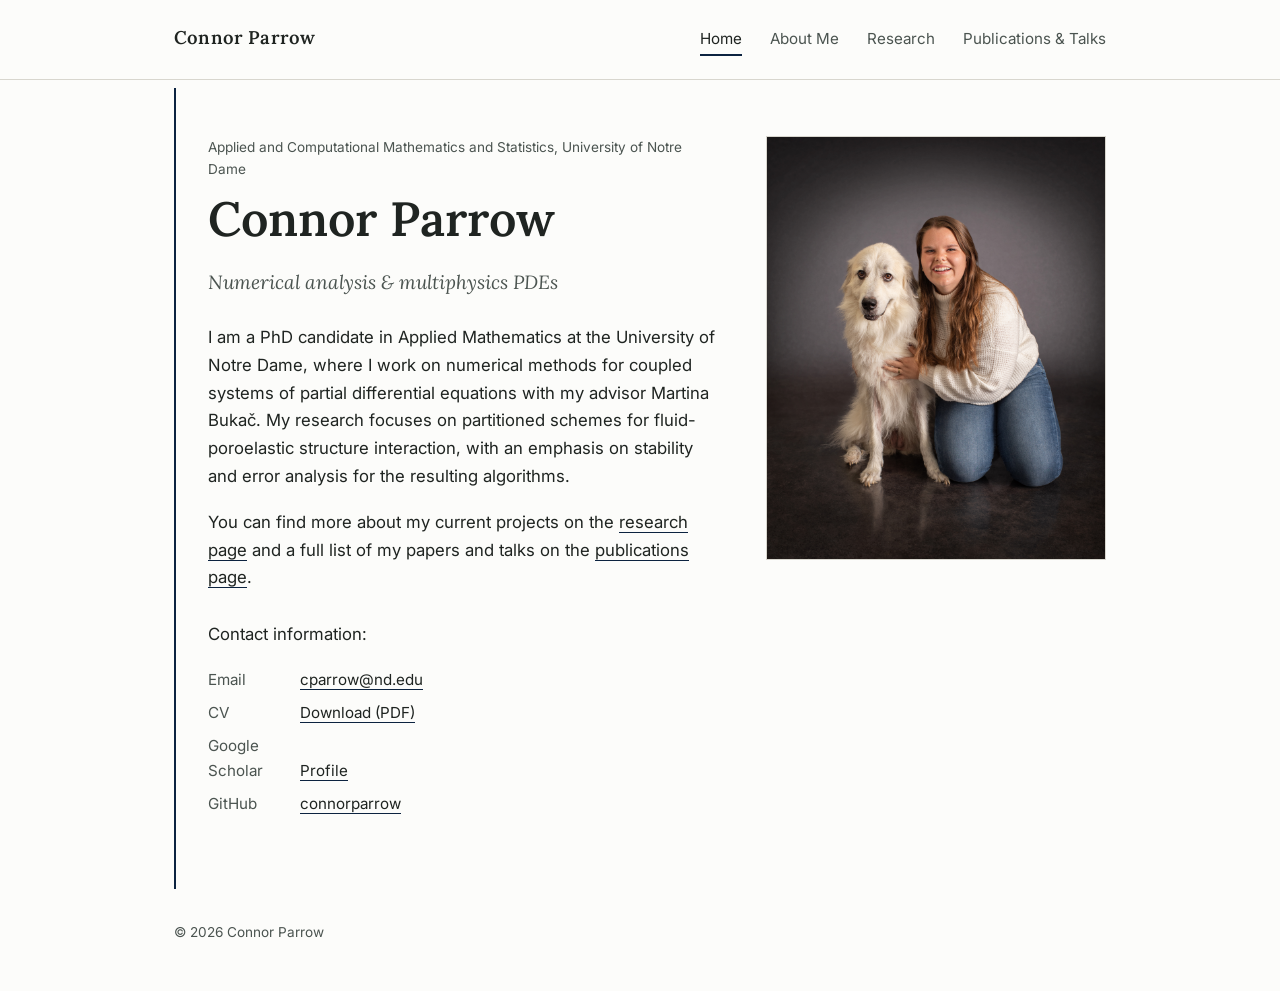
<file: index.html>
<!DOCTYPE html>
<html lang="en">
<head>
<meta charset="UTF-8">
<meta name="viewport" content="width=device-width, initial-scale=1.0">
<title>Connor Parrow — Applied Mathematics</title>
<link rel="preconnect" href="https://fonts.googleapis.com">
<link href="https://fonts.googleapis.com/css2?family=Lora:wght@500;600;700&family=Inter:wght@400;500;600&display=swap" rel="stylesheet">
<link rel="stylesheet" href="css/style.css">
</head>
<body>

<header class="site-header">
  <div class="nav-inner">
    <a class="site-name" href="index.html">Connor Parrow</a>
    <nav class="site-nav">
      <a href="index.html" aria-current="page">Home</a>
      <a href="about-me.html">About Me</a>
      <a href="research.html">Research</a>
      <a href="publications.html">Publications &amp; Talks</a>
    </nav>
  </div>
</header>

<main>
  <div class="page-body">
    <div class="about-grid">
      <div class="about-text">
        <p class="eyebrow">Applied and Computational Mathematics and Statistics, University of Notre Dame</p>
        <h1>Connor Parrow</h1>
        <p class="tagline">Numerical analysis &amp; multiphysics PDEs</p>
  

        <p>
          I am a PhD candidate in 
          Applied Mathematics at the University of Notre Dame, where I work on numerical
          methods for coupled systems of partial differential equations with my advisor 
          Martina Bukač. My
          research focuses on partitioned schemes for fluid-poroelastic
          structure interaction, with an emphasis on stability and error
          analysis for the resulting algorithms.
        </p>

        <p>
          You can find more about my current projects on
          the <a href="research.html">research page</a> and a full list of
          my papers and talks on the <a href="publications.html">publications
          page</a>.
        </p>

        <ul class="contact-list">
          </p> 
         Contact information:
        </p>
          <li><span>Email</span> <a href="mailto:cparrow@nd.edu">cparrow@nd.edu</a></li>
          <li><span>CV</span> <a href="ParrowCV.pdf">Download (PDF)</a></li>
          <li><span>Google Scholar</span> <a href="https://scholar.google.com/citations?hl=en&user=rAY3THMAAAAJ&view_op=list_works&authuser=1&gmla=AKCpqFyAGw9ZJn_WWmxAlobASxomAHo8oDmG53KvzzUUYXIOYp8N1Cgj_YT_frJNsESNJDApbtnmlyfJOnIwFP1r">Profile</a></li>
          <li><span>GitHub</span> <a href="https://github.com/connorparrow">connorparrow</a></li>
        </ul>
      </div>

      <div class="about-photo">
        <!--
          Replace this placeholder with your photo once you have one saved.
          1. Save your photo as images/photo.jpg
          2. Delete the <div class="photo-placeholder">...</div> block below
          3. Uncomment the <img> tag beneath it
        -->
       
         <img src="images/photo.jpg" alt="Connor Parrow">
      </div>
    </div>
  </div>
</main>

<footer class="site-footer">
  &copy; <span id="year"></span> Connor Parrow
</footer>

<script>
  document.getElementById('year').textContent = new Date().getFullYear();
</script>
</body>
</html>
</file>
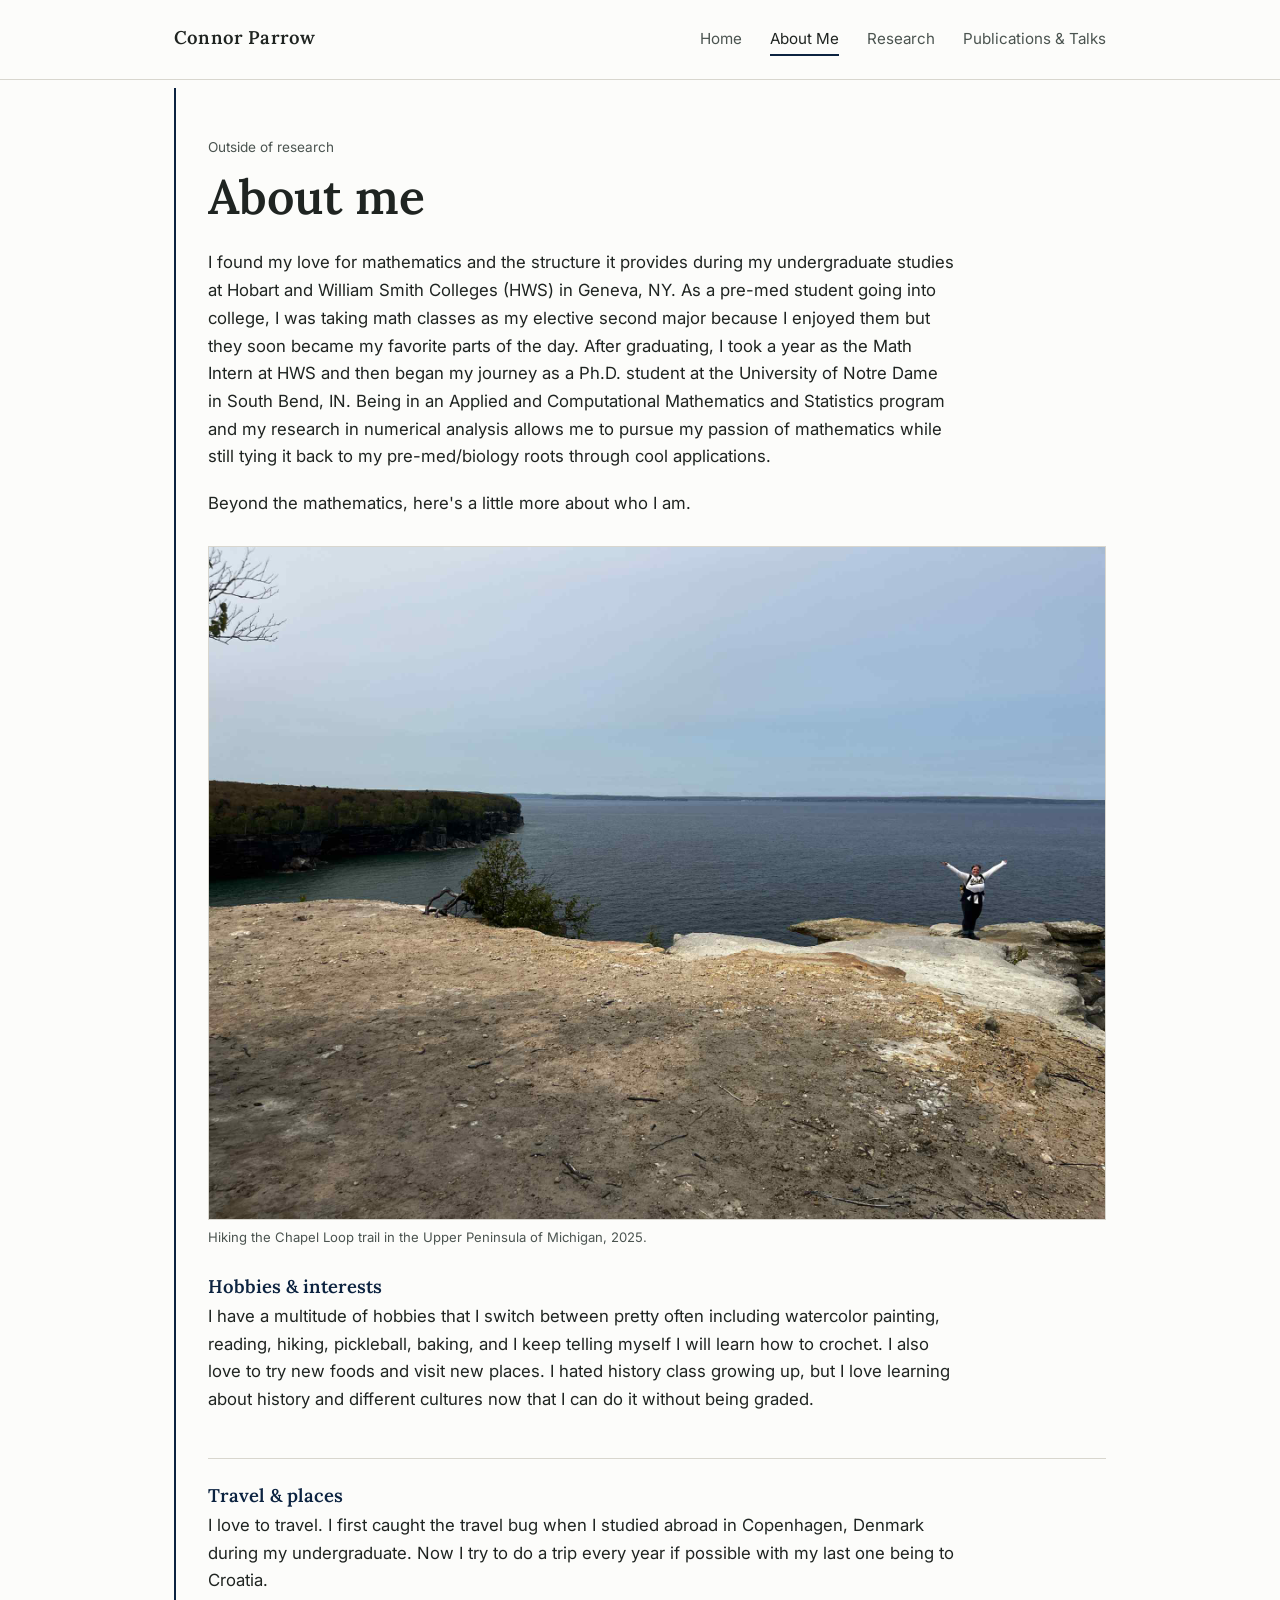
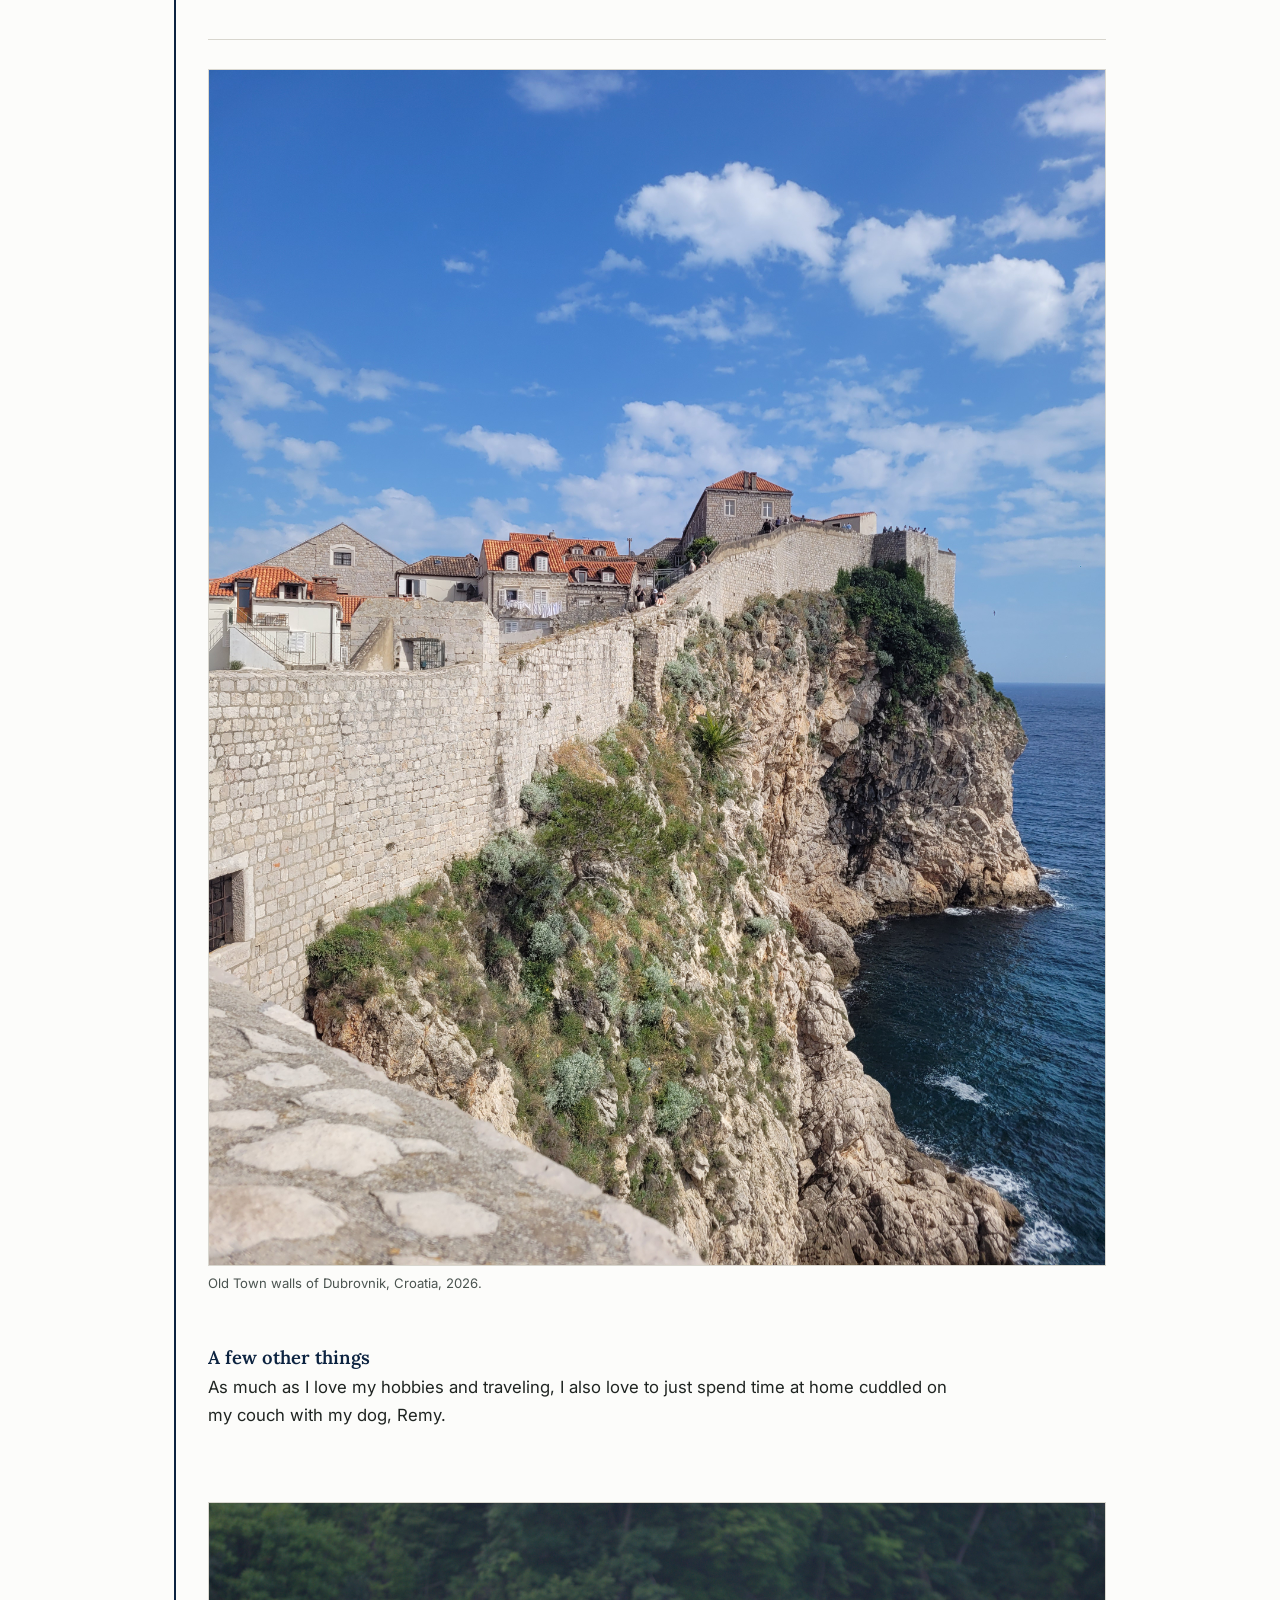
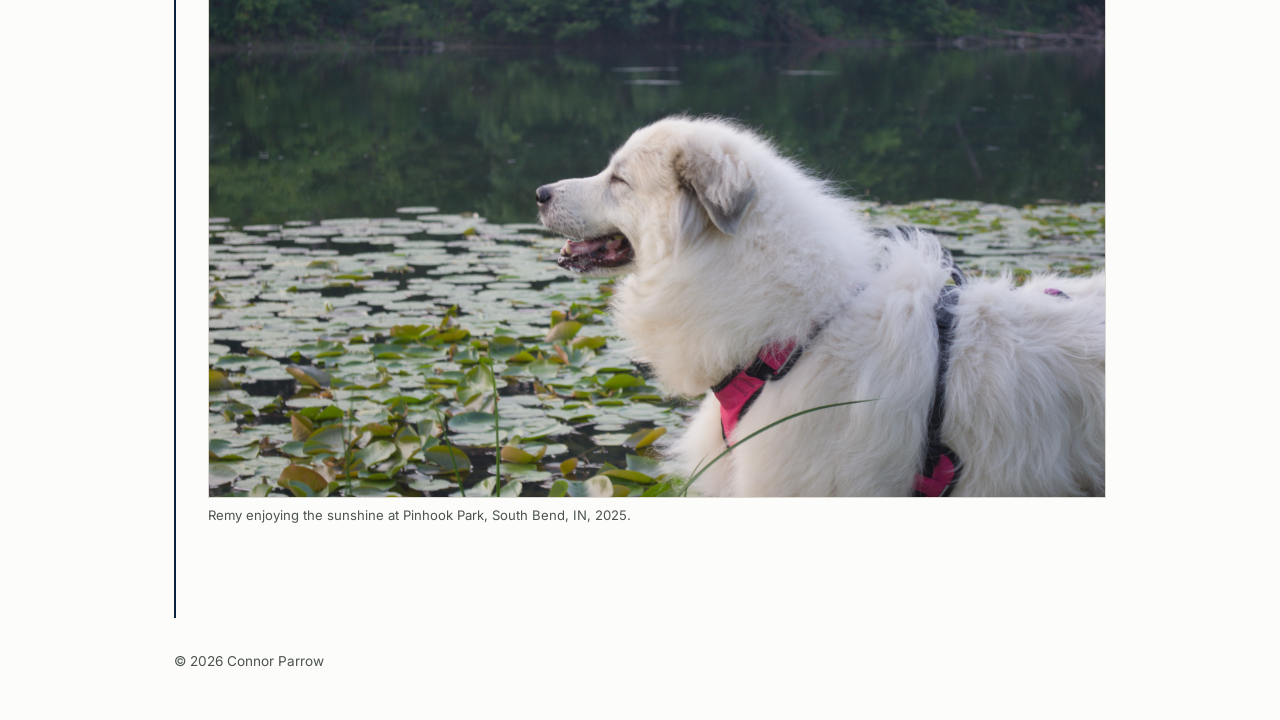
<file: about-me.html>
<!DOCTYPE html>
<html lang="en">
<head>
<meta charset="UTF-8">
<meta name="viewport" content="width=device-width, initial-scale=1.0">
<title>About Me — Connor Parrow</title>
<link rel="preconnect" href="https://fonts.googleapis.com">
<link href="https://fonts.googleapis.com/css2?family=Lora:wght@500;600;700&family=Inter:wght@400;500;600&display=swap" rel="stylesheet">
<link rel="stylesheet" href="css/style.css">
</head>
<body>

<header class="site-header">
  <div class="nav-inner">
    <a class="site-name" href="index.html">Connor Parrow</a>
    <nav class="site-nav">
      <a href="index.html">Home</a>
      <a href="about-me.html" aria-current="page">About Me</a>
      <a href="research.html">Research</a>
      <a href="publications.html">Publications &amp; Talks</a>
    </nav>
  </div>
</header>

<main>
  <div class="page-body">
    <p class="eyebrow">Outside of research</p>
    <h1>About me</h1>
     <p>
          I found my love for mathematics and the structure it provides 
          during my undergraduate studies at Hobart and William Smith Colleges (HWS) 
          in Geneva, NY. As a pre-med student going into college, I was taking math 
          classes as my elective second major because I enjoyed them but they soon 
          became my favorite parts of the day. After graduating, I took a year as 
          the Math Intern at HWS and then began my journey as a Ph.D. student at the 
          University of Notre Dame in South Bend, IN. Being in an Applied and Computational 
          Mathematics and Statistics program and my research in numerical analysis 
          allows me to pursue my passion of mathematics while still tying it back to my 
          pre-med/biology roots through cool applications. 
        </p>
    
    <p>
      Beyond the mathematics, here's a little more about who I am. 
    </p>
    <figure class="inline-photo-wide">
         <img src="images/chapelloop.jpeg" alt="Description of the photo">
         <figcaption>Hiking the Chapel Loop trail in the Upper Peninsula of Michigan, 2025.</figcaption>
    </figure>


    <div class="interest-block">
      <h3>Hobbies &amp; interests</h3>
      <p>
        I have a multitude of hobbies that I switch between pretty often including watercolor painting, 
        reading, hiking, pickleball, baking, and I keep telling myself I will learn how to crochet. I also love 
        to try new foods and visit new places. I hated history class growing up, but I love learning about
        history and different cultures now that I can do it without being graded.
      </p>
    </div>

    <div class="interest-block">
      <h3>Travel &amp; places</h3>
      <p>
        I love to travel. I first caught the travel bug when I studied abroad in Copenhagen, Denmark 
        during my undergraduate. Now I try to do a trip every year if possible with my last one being 
        to Croatia.        
      </p>
    </div>

    <figure class="inline-photo-wide">
         <img src="images/croatia.jpg" alt="Description of the photo">
         <figcaption>Old Town walls of Dubrovnik, Croatia, 2026.</figcaption>
    </figure>

    <div class="interest-block">
      <h3>A few other things</h3>
      <p>
        As much as I love my hobbies and traveling, I also love to just spend time 
        at home cuddled on my couch with my dog, Remy.
      </p>
    </div>
   <figure class="inline-photo-wide">
         <img src="images/remy.jpg" alt="Description of the photo">
         <figcaption>Remy enjoying the sunshine at Pinhook Park, South Bend, IN, 2025.</figcaption>
    </figure>
    
  </div>
</main>

<footer class="site-footer">
  &copy; <span id="year"></span> Connor Parrow
</footer>

<script>
  document.getElementById('year').textContent = new Date().getFullYear();
</script>
</body>
</html>
</file>
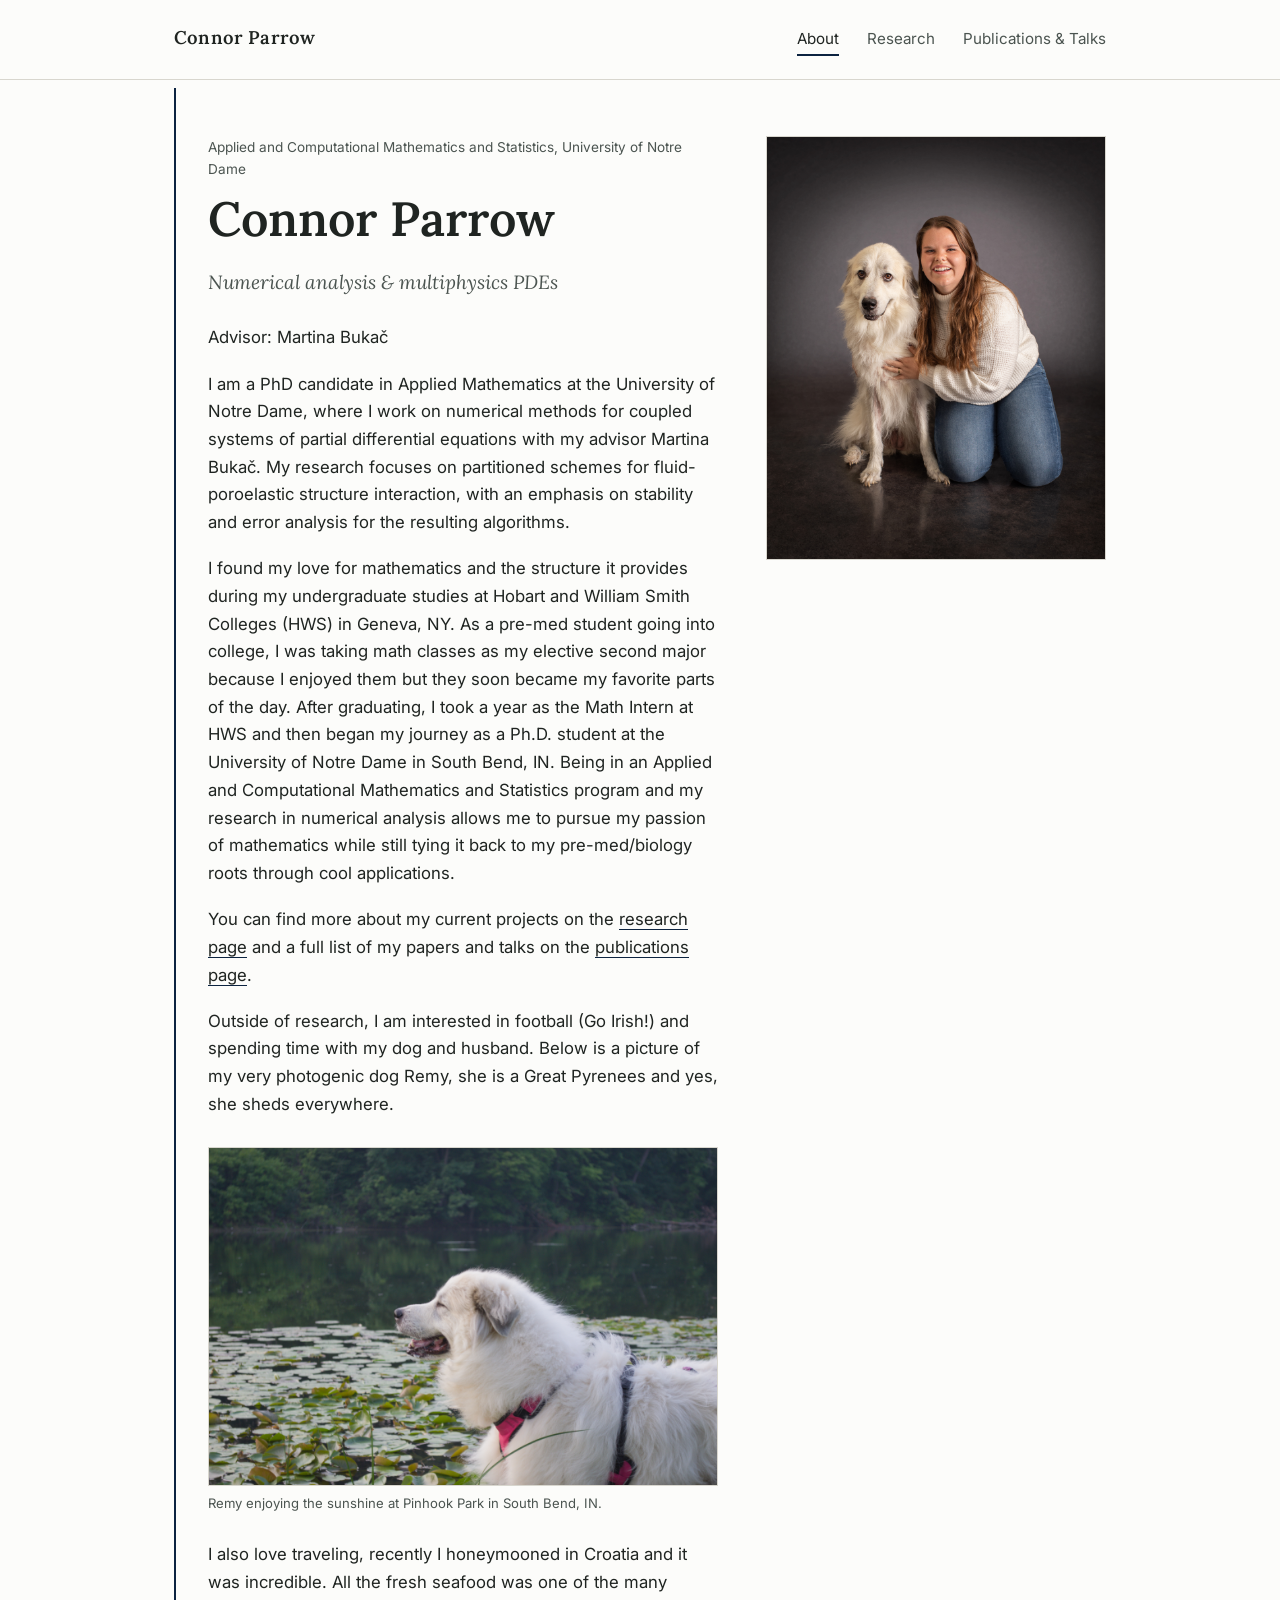
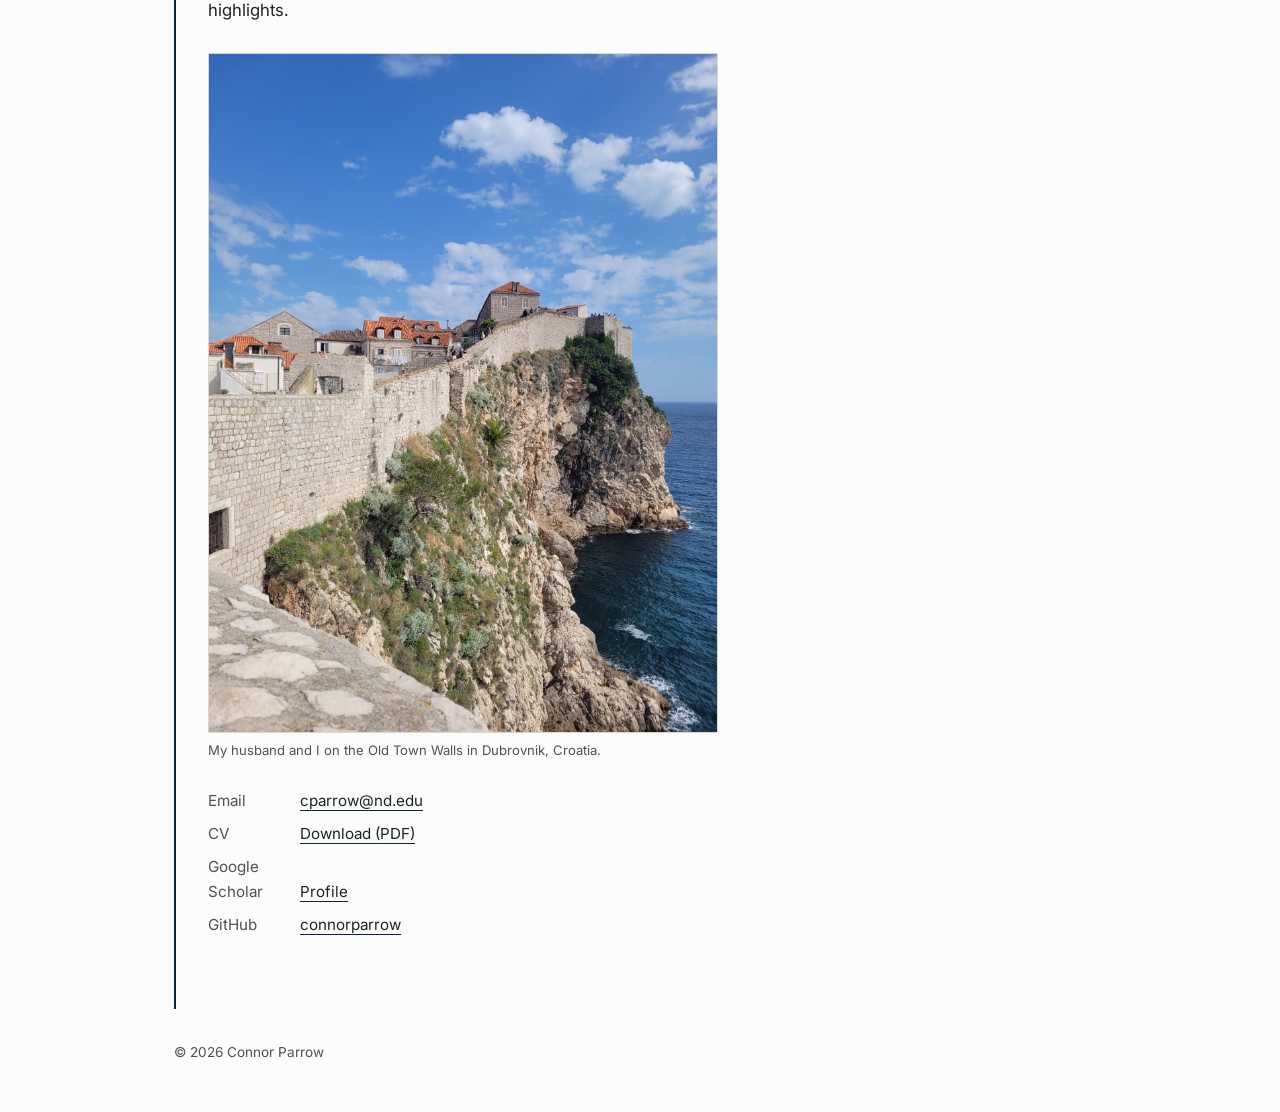
<file: index2.html>
<!DOCTYPE html>
<html lang="en">
<head>
<meta charset="UTF-8">
<meta name="viewport" content="width=device-width, initial-scale=1.0">
<title>Connor Parrow — Applied Mathematics</title>
<link rel="preconnect" href="https://fonts.googleapis.com">
<link href="https://fonts.googleapis.com/css2?family=Lora:wght@500;600;700&family=Inter:wght@400;500;600&display=swap" rel="stylesheet">
<link rel="stylesheet" href="css/style.css">
</head>
<body>

<header class="site-header">
  <div class="nav-inner">
    <a class="site-name" href="index.html">Connor Parrow</a>
    <nav class="site-nav">
      <a href="index.html" aria-current="page">About</a>
      <a href="research.html">Research</a>
      <a href="publications.html">Publications &amp; Talks</a>
    </nav>
  </div>
</header>

<main>
  <div class="page-body">
    <div class="about-grid">
      <div class="about-text">
        <p class="eyebrow">Applied and Computational Mathematics and Statistics, University of Notre Dame</p>
        <h1>Connor Parrow</h1>
        <p class="tagline">Numerical analysis &amp; multiphysics PDEs</p>
        <p>Advisor: Martina Bukač</p>

        <p>
          I am a PhD candidate in 
          Applied Mathematics at the University of Notre Dame, where I work on numerical
          methods for coupled systems of partial differential equations with my advisor 
          Martina Bukač. My
          research focuses on partitioned schemes for fluid-poroelastic
          structure interaction, with an emphasis on stability and error
          analysis for the resulting algorithms.
        </p>

        <p>
          I found my love for mathematics and the structure it provides 
          during my undergraduate studies at Hobart and William Smith Colleges (HWS) 
          in Geneva, NY. As a pre-med student going into college, I was taking math 
          classes as my elective second major because I enjoyed them but they soon 
          became my favorite parts of the day. After graduating, I took a year as 
          the Math Intern at HWS and then began my journey as a Ph.D. student at the 
          University of Notre Dame in South Bend, IN. Being in an Applied and Computational 
          Mathematics and Statistics program and my research in numerical analysis 
          allows me to pursue my passion of mathematics while still tying it back to my 
          pre-med/biology roots through cool applications. 
        </p>

        <p>
          You can find more about my current projects on
          the <a href="research.html">research page</a> and a full list of
          my papers and talks on the <a href="publications.html">publications
          page</a>.
        </p>

        <p>
          Outside of research, I am interested in football (Go Irish!) and spending time 
          with my dog and husband. Below is a picture of my very photogenic dog Remy, she 
          is a Great Pyrenees and yes, she sheds everywhere.
        <p>

        <figure class="inline-photo-wide">
         <img src="images/remy.jpg" alt="Description of the photo">
         <figcaption>Remy enjoying the sunshine at Pinhook Park in South Bend, IN.</figcaption>
        </figure>

       </p> 
          I also love traveling, recently I honeymooned in Croatia and it was incredible. 
          All the fresh seafood was one of the many highlights.
        </p>
        <figure class="inline-photo-wide">
         <img src="images/croatia.jpg" alt="Description of the photo">
         <figcaption>My husband and I on the Old Town Walls in Dubrovnik, Croatia.</figcaption>
        </figure>

        <ul class="contact-list">
          <li><span>Email</span> <a href="cparrow@nd.edu">cparrow@nd.edu</a></li>
          <li><span>CV</span> <a href="cv.pdf">Download (PDF)</a></li>
          <li><span>Google Scholar</span> <a href="https://scholar.google.com/citations?hl=en&user=rAY3THMAAAAJ&view_op=list_works&authuser=1&gmla=AKCpqFyAGw9ZJn_WWmxAlobASxomAHo8oDmG53KvzzUUYXIOYp8N1Cgj_YT_frJNsESNJDApbtnmlyfJOnIwFP1r">Profile</a></li>
          <li><span>GitHub</span> <a href="https://github.com/connorparrow">connorparrow</a></li>
        </ul>
      </div>

      <div class="about-photo">
        <!--
          Replace this placeholder with your photo once you have one saved.
          1. Save your photo as images/photo.jpg
          2. Delete the <div class="photo-placeholder">...</div> block below
          3. Uncomment the <img> tag beneath it
        -->
       
         <img src="images/photo.jpg" alt="Connor Parrow">
      </div>
    </div>
  </div>
</main>

<footer class="site-footer">
  &copy; <span id="year"></span> Connor Parrow
</footer>

<script>
  document.getElementById('year').textContent = new Date().getFullYear();
</script>
</body>
</html>
</file>
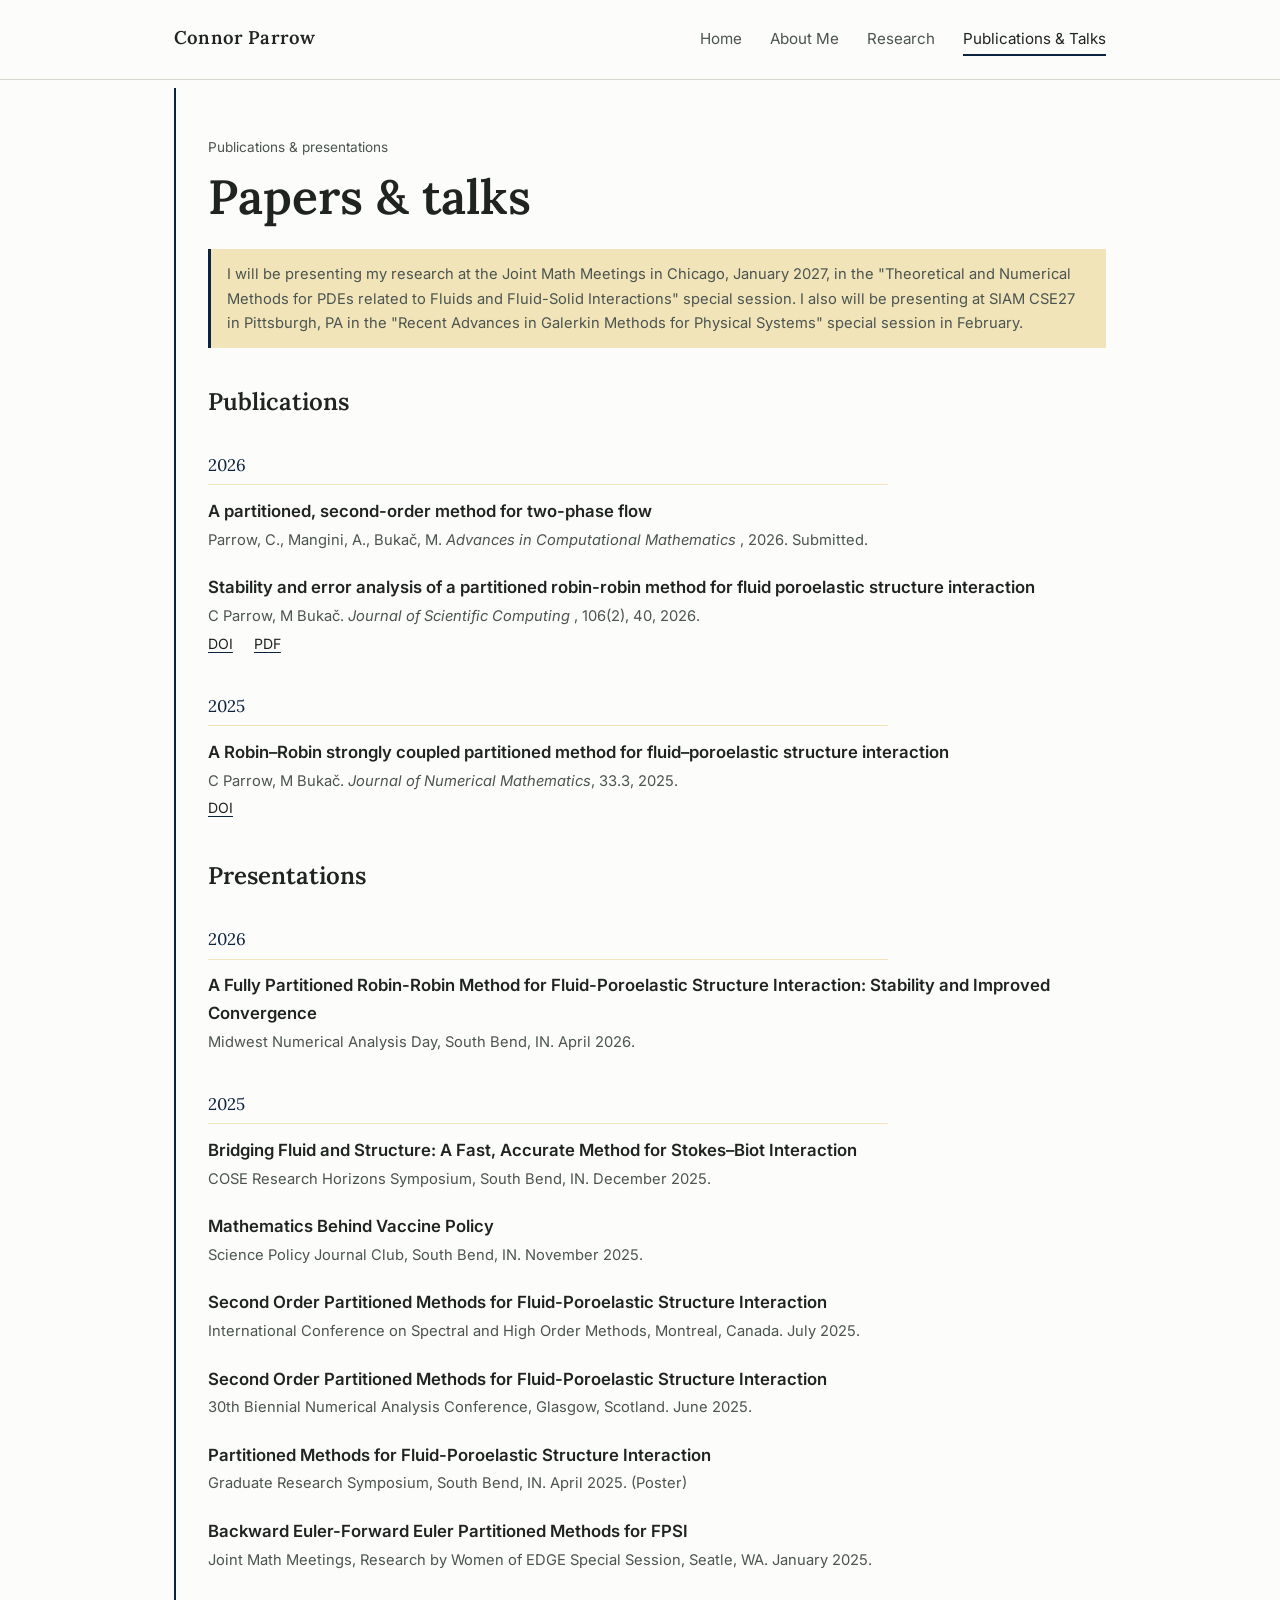
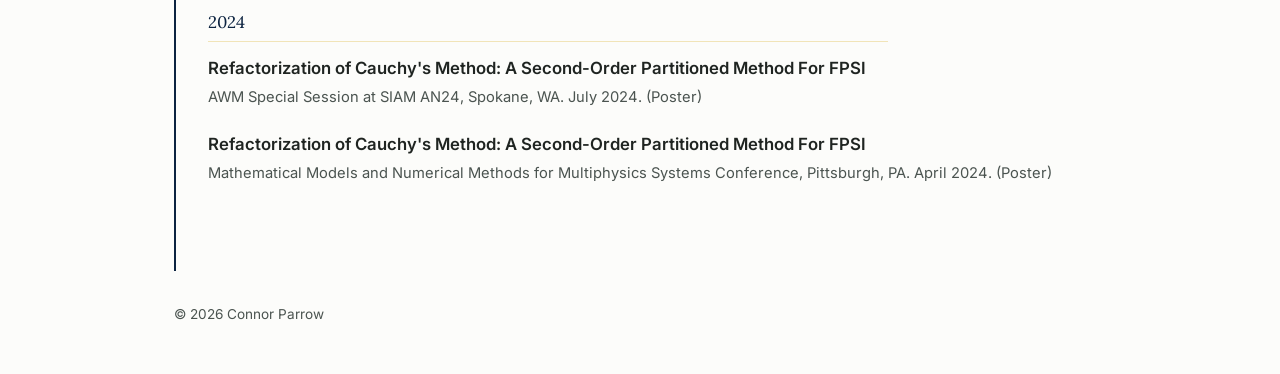
<file: publications.html>
<!DOCTYPE html>
<html lang="en">
<head>
<meta charset="UTF-8">
<meta name="viewport" content="width=device-width, initial-scale=1.0">
<title>Publications &amp; Talks — Connor Parrow</title>
<link rel="preconnect" href="https://fonts.googleapis.com">
<link href="https://fonts.googleapis.com/css2?family=Lora:wght@500;600;700&family=Inter:wght@400;500;600&display=swap" rel="stylesheet">
<link rel="stylesheet" href="css/style.css">
</head>
<body>

<header class="site-header">
  <div class="nav-inner">
    <a class="site-name" href="index.html">Connor Parrow</a>
    <nav class="site-nav">
      <a href="index.html">Home</a>
      <a href="about-me.html">About Me</a>
      <a href="research.html">Research</a>
      <a href="publications.html" aria-current="page">Publications &amp; Talks</a>
    </nav>
  </div>
</header>

<main>
  <div class="page-body">
    <p class="eyebrow">Publications &amp; presentations</p>
    <h1>Papers &amp; talks</h1>

    <div class="section-note">    
      I will be presenting my research at the Joint Math Meetings in Chicago, January 2027, in the "Theoretical and Numerical Methods for PDEs related to Fluids and Fluid-Solid Interactions" 
      special session. I also will be presenting at SIAM CSE27 in Pittsburgh, PA in the "Recent Advances in Galerkin Methods for Physical Systems" special session in February.
    </div>
    

    <h2>Publications</h2>

    <p class="pub-year">2026</p>
    <div class="pub-entry">
      <span class="pub-title">A partitioned, second-order method for two-phase flow</span>
      <span class="pub-meta">Parrow, C., Mangini, A., Bukač, M. <em>Advances in Computational Mathematics </em>, 2026. Submitted. </span>
      <div class="pub-links">
      </div>
    </div>
    <div class="pub-entry">
      <span class="pub-title">Stability and error analysis of a partitioned robin-robin method for fluid poroelastic structure interaction</span>
      <span class="pub-meta">C Parrow, M Bukač. <em>Journal of Scientific Computing </em>, 106(2), 40, 2026. </span>
      <div class="pub-links">
        <a href="https://doi.org/10.1007/s10915-025-03143-1">DOI</a>
        <a href="#">PDF</a>
      </div>
    </div>

    <p class="pub-year">2025</p>
    <div class="pub-entry">
      <span class="pub-title">A Robin–Robin strongly coupled partitioned method for fluid–poroelastic structure interaction</span>
      <span class="pub-meta">C Parrow, M Bukač. <em>Journal of Numerical Mathematics</em>, 33.3, 2025.</span>
      <div class="pub-links">
        <a href="https://doi.org/10.1515/jnma-2024-0057">DOI</a>
      </div>
    </div>

    <h2>Presentations</h2>

    <p class="pub-year">2026</p>
    <div class="pub-entry">
      <span class="pub-title">A Fully Partitioned Robin-Robin Method for Fluid-Poroelastic Structure Interaction: Stability and Improved Convergence</span>
      <span class="pub-meta">Midwest Numerical Analysis Day, South Bend, IN. April 2026.</span>
    </div>

    <p class="pub-year">2025</p>
    <div class="pub-entry">
      <span class="pub-title">Bridging Fluid and Structure: A Fast, Accurate Method for Stokes–Biot Interaction</span>
      <span class="pub-meta">COSE Research Horizons Symposium, South Bend, IN. December 2025.</span>
    </div>
    <div class="pub-entry">
      <span class="pub-title">Mathematics Behind Vaccine Policy</span>
      <span class="pub-meta">Science Policy Journal Club, South Bend, IN. November 2025. </span>
    </div>
    <div class="pub-entry">
      <span class="pub-title">Second Order Partitioned Methods for Fluid-Poroelastic Structure Interaction</span>
      <span class="pub-meta">International Conference on Spectral and High Order Methods, Montreal, Canada. July 2025. </span>
    </div>
    <div class="pub-entry">
      <span class="pub-title">Second Order Partitioned Methods for Fluid-Poroelastic Structure Interaction</span>
      <span class="pub-meta">30th Biennial Numerical Analysis Conference, Glasgow, Scotland. June 2025. </span>
    </div>
      <div class="pub-entry">
      <span class="pub-title">Partitioned Methods for Fluid-Poroelastic Structure Interaction</span>
      <span class="pub-meta">Graduate Research Symposium, South Bend, IN. April 2025. (Poster)</span>
    </div>

    <div class="pub-entry">
      <span class="pub-title">Backward Euler-Forward Euler Partitioned Methods for FPSI</span>
      <span class="pub-meta">Joint Math Meetings, Research by Women of EDGE Special Session, Seatle, WA. January 2025.</span>
    </div>


    <p class="pub-year">2024</p>
    <div class="pub-entry">
      <span class="pub-title">Refactorization of Cauchy's Method: A Second-Order Partitioned Method For FPSI</span>
      <span class="pub-meta">AWM Special Session at SIAM AN24, Spokane, WA. July 2024. (Poster)</span>
    </div>
    <div class="pub-entry">
      <span class="pub-title">Refactorization of Cauchy's Method: A Second-Order Partitioned Method For FPSI</span>
      <span class="pub-meta">Mathematical Models and Numerical Methods for Multiphysics Systems Conference, Pittsburgh, PA. April 2024. (Poster)</span>
    </div>

  </div>

</main>

<footer class="site-footer">
  &copy; <span id="year"></span> Connor Parrow
</footer>

<script>
  document.getElementById('year').textContent = new Date().getFullYear();
</script>
</body>
</html>
</file>
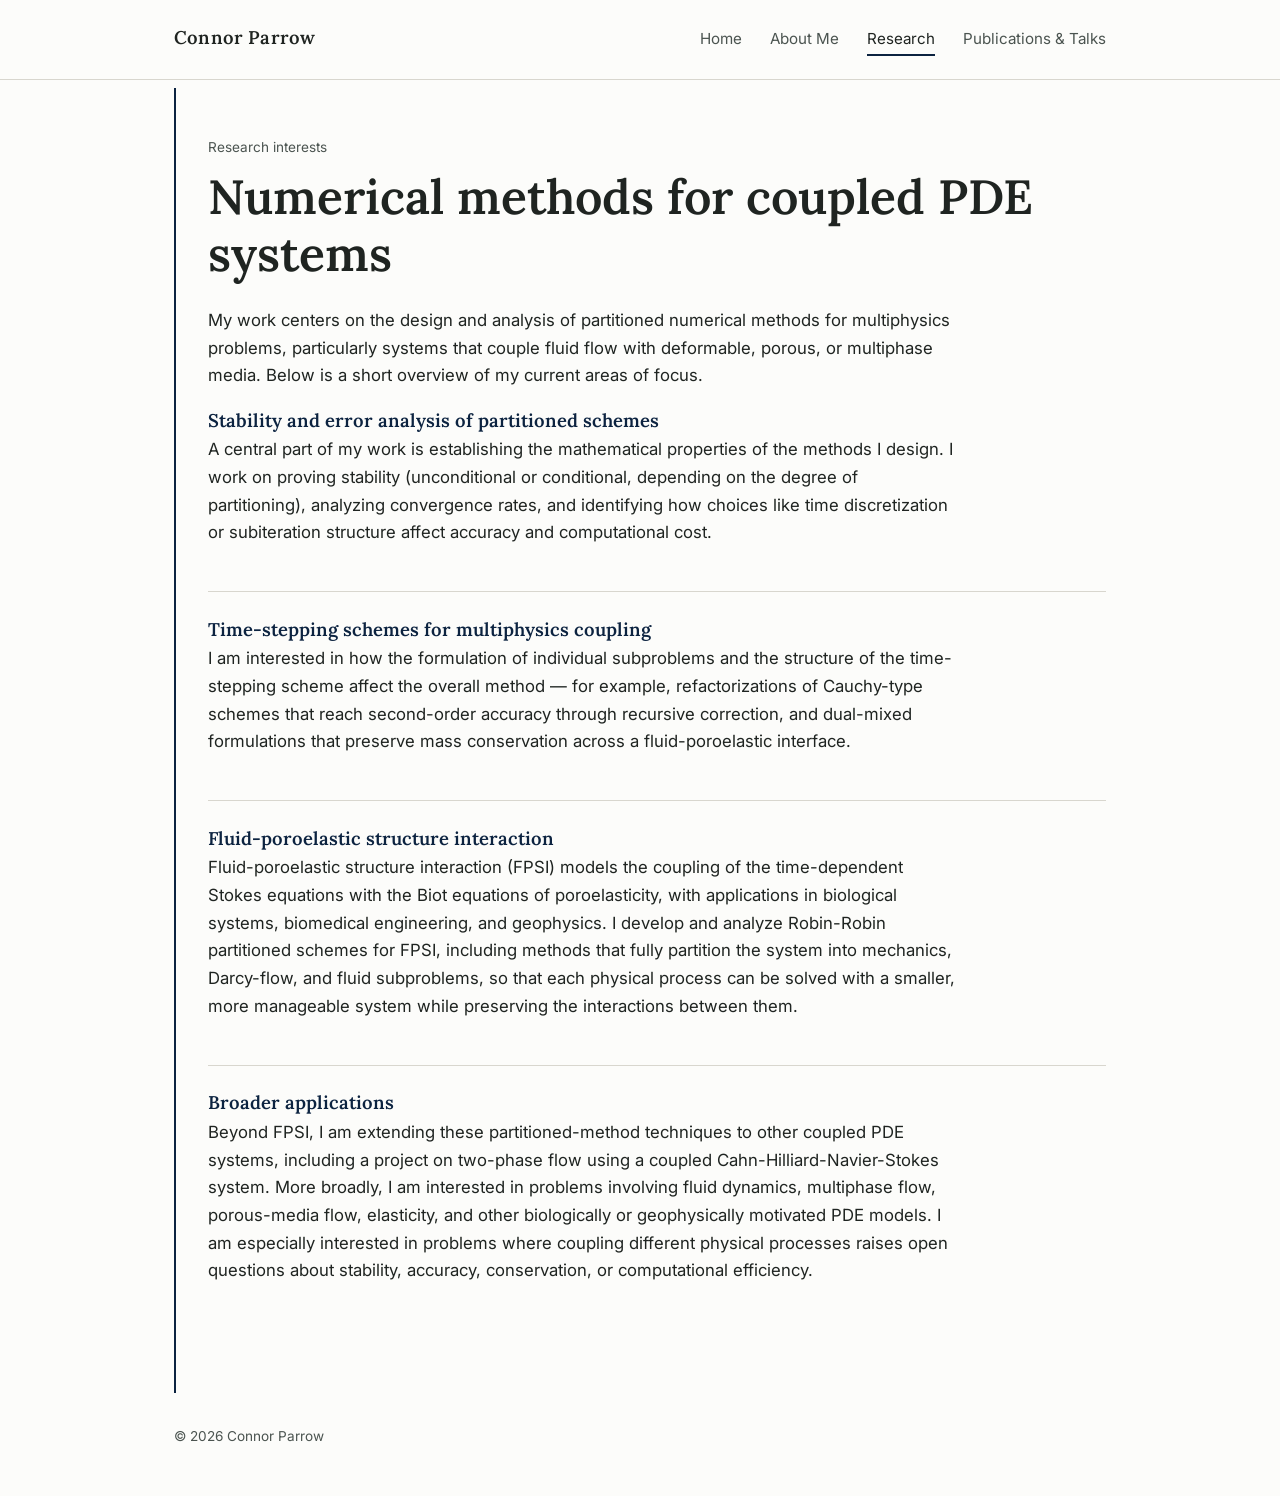
<file: research.html>
<!DOCTYPE html>
<html lang="en">
<head>
<meta charset="UTF-8">
<meta name="viewport" content="width=device-width, initial-scale=1.0">
<title>Research — Connor Parrow</title>
<link rel="preconnect" href="https://fonts.googleapis.com">
<link href="https://fonts.googleapis.com/css2?family=Lora:wght@500;600;700&family=Inter:wght@400;500;600&display=swap" rel="stylesheet">
<link rel="stylesheet" href="css/style.css">
</head>
<body>

<header class="site-header">
  <div class="nav-inner">
    <a class="site-name" href="index.html">Connor Parrow</a>
    <nav class="site-nav">
      <a href="index.html">Home</a>
      <a href="about-me.html">About Me</a>
      <a href="research.html" aria-current="page">Research</a>
      <a href="publications.html">Publications &amp; Talks</a>
    </nav>
  </div>
</header>

<main>
  <div class="page-body">
    <p class="eyebrow">Research interests</p>
    <h1>Numerical methods for coupled PDE systems</h1>
    <p>
      My work centers on the design and analysis of partitioned numerical
      methods for multiphysics problems, particularly systems that couple
      fluid flow with deformable, porous, or multiphase media. Below is a
      short overview of my current areas of focus.
    </p>


    <div class="interest-block">
      <h3>Stability and error analysis of partitioned schemes</h3>
      <p>
        A central part of my work is establishing the mathematical
        properties of the methods I design. I work on proving stability (unconditional
        or conditional, depending on the degree of partitioning), analyzing
        convergence rates, and identifying how choices like time
        discretization or subiteration structure affect accuracy and
        computational cost.
      </p>
    </div>

    <div class="interest-block">
      <h3>Time-stepping schemes for multiphysics coupling</h3>
      <p>
        I am interested in how the formulation of individual subproblems and
        the structure of the time-stepping scheme affect the overall
        method &mdash; for example, refactorizations of Cauchy-type schemes
        that reach second-order accuracy through recursive correction, and
        dual-mixed formulations that preserve mass conservation across a
        fluid-poroelastic interface.
      </p>
    </div>

    <div class="interest-block">
      <h3>Fluid-poroelastic structure interaction</h3>
      <p>
        Fluid-poroelastic structure interaction (FPSI) models the coupling
        of the time-dependent Stokes equations with the Biot equations of
        poroelasticity, with applications in biological systems, biomedical
        engineering, and geophysics. I develop and analyze Robin-Robin
        partitioned schemes for FPSI, including methods that fully partition
        the system into mechanics, Darcy-flow, and fluid subproblems, so
        that each physical process can be solved with a smaller, more
        manageable system while preserving the interactions between them.
      </p>
    </div>

    <div class="interest-block">
      <h3>Broader applications</h3>
      <p>
        Beyond FPSI, I am extending these partitioned-method techniques to
        other coupled PDE systems, including a project on two-phase flow
        using a coupled Cahn-Hilliard-Navier-Stokes system. More broadly, I
        am interested in problems involving fluid dynamics, multiphase flow,
        porous-media flow, elasticity, and other biologically or
        geophysically motivated PDE models. I am especially interested in problems where coupling
        different physical processes raises open questions about stability,
        accuracy, conservation, or computational efficiency.
      </p>
    </div>

    
  </div>
</main>

<footer class="site-footer">
  &copy; <span id="year"></span> Connor Parrow
</footer>

<script>
  document.getElementById('year').textContent = new Date().getFullYear();
</script>
</body>
</html>
</file>
<file: css/style.css>
/* ---------- Tokens ---------- */
:root {
  --bg: #FCFCFA;
  --ink: #1F2421;
  --ink-soft: #4B5450;
  --accent: #0C2340;
  --accent-soft: #F1E4B8;
  --line: #D8D6CE;
  --serif: 'Lora', Georgia, serif;
  --sans: 'Inter', -apple-system, BlinkMacSystemFont, sans-serif;
  --content-width: 760px;
  --wide-width: 980px;
}

* { box-sizing: border-box; }

html { scroll-behavior: smooth; }

body {
  margin: 0;
  background: var(--bg);
  color: var(--ink);
  font-family: var(--sans);
  font-size: 1.05rem;
  line-height: 1.65;
  -webkit-font-smoothing: antialiased;
}

@media (prefers-reduced-motion: reduce) {
  html { scroll-behavior: auto; }
  * { animation: none !important; transition: none !important; }
}

a {
  color: var(--ink);
  text-decoration: none;
  border-bottom: 1px solid var(--accent);
}
a:hover { color: var(--accent); }
a:focus-visible, button:focus-visible {
  outline: 2px solid var(--accent);
  outline-offset: 3px;
}

h1, h2, h3 {
  font-family: var(--serif);
  font-weight: 600;
  line-height: 1.2;
  margin: 0 0 0.5em 0;
  color: var(--ink);
}

h1 { font-size: clamp(2.1rem, 4vw, 3rem); }
h2 { font-size: 1.5rem; margin-top: 2.5rem; }
h3 { font-size: 1.15rem; font-weight: 600; margin-bottom: 0.3em; }

p { margin: 0 0 1.1em 0; max-width: 68ch; }

/* ---------- Header / nav ---------- */
.site-header {
  border-bottom: 1px solid var(--line);
}

.nav-inner {
  max-width: var(--wide-width);
  margin: 0 auto;
  padding: 1.4rem 1.5rem;
  display: flex;
  justify-content: space-between;
  align-items: baseline;
  flex-wrap: wrap;
  gap: 0.75rem 2rem;
}

.site-name {
  font-family: var(--serif);
  font-size: 1.15rem;
  font-weight: 600;
  border-bottom: none;
  letter-spacing: 0.01em;
}
.site-name:hover { color: var(--ink); }

.site-nav {
  display: flex;
  gap: 1.75rem;
}

.site-nav a {
  border-bottom: 2px solid transparent;
  padding-bottom: 3px;
  font-size: 0.95rem;
  color: var(--ink-soft);
}
.site-nav a:hover { color: var(--ink); border-bottom-color: var(--line); }
.site-nav a[aria-current="page"] {
  color: var(--ink);
  border-bottom-color: var(--accent);
}

/* ---------- Page frame ---------- */
main {
  max-width: var(--wide-width);
  margin: 0 auto;
  padding: 0 1.5rem;
}

.page-body {
  border-left: 2px solid var(--accent);
  padding: 3rem 0 4rem 2rem;
  margin-top: 0.5rem;
}

@media (max-width: 640px) {
  .page-body { padding-left: 1.1rem; border-left-width: 1.5px; }
}

.eyebrow {
  font-family: var(--sans);
  font-size: 0.85rem;
  color: var(--ink-soft);
  margin-bottom: 0.6rem;
}

/* ---------- About page ---------- */
.about-grid {
  display: grid;
  grid-template-columns: 1.5fr 1fr;
  gap: 3rem;
  align-items: start;
}

@media (max-width: 720px) {
  .about-grid { grid-template-columns: 1fr; }
  .about-photo { order: -1; max-width: 220px; }
}

.about-photo img {
  width: 100%;
  display: block;
  border: 1px solid var(--line);
}

.photo-placeholder {
  width: 100%;
  aspect-ratio: 4 / 5;
  border: 1.5px dashed var(--line);
  background: var(--accent-soft);
  display: flex;
  align-items: center;
  justify-content: center;
  text-align: center;
  padding: 1.2rem;
  color: var(--ink-soft);
  font-size: 0.9rem;
}

/* ---------- Inline photos within paragraphs ---------- */
figure.inline-photo {
  float: right;
  width: 240px;
  margin: 0.3rem 0 1.2rem 1.75rem;
}
figure.inline-photo img {
  width: 100%;
  display: block;
  border: 1px solid var(--line);
}
figure.inline-photo figcaption {
  font-size: 0.82rem;
  color: var(--ink-soft);
  margin-top: 0.5rem;
  line-height: 1.4;
}

figure.inline-photo-wide {
  width: 100%;
  margin: 1.8rem 0;
  clear: both;
}
figure.inline-photo-wide img {
  width: 100%;
  display: block;
  border: 1px solid var(--line);
}
figure.inline-photo-wide figcaption {
  font-size: 0.82rem;
  color: var(--ink-soft);
  margin-top: 0.5rem;
  line-height: 1.4;
}

@media (max-width: 560px) {
  figure.inline-photo {
    float: none;
    width: 100%;
    margin: 1.2rem 0;
  }
}

.contact-list {
  list-style: none;
  margin: 1.8rem 0 0 0;
  padding: 0;
}
.contact-list li {
  margin-bottom: 0.5rem;
  font-size: 0.95rem;
}
.contact-list span {
  display: inline-block;
  width: 5.5rem;
  color: var(--ink-soft);
}

.tagline {
  font-family: var(--serif);
  font-size: 1.2rem;
  font-style: italic;
  color: var(--ink-soft);
  margin-top: -0.3rem;
  margin-bottom: 1.6rem;
}

/* ---------- Research page ---------- */
.interest-block {
  padding: 1.6rem 0;
  border-bottom: 1px solid var(--line);
}
.interest-block:first-of-type { padding-top: 0; }
.interest-block:last-of-type { border-bottom: none; }

.interest-block h3 { color: var(--accent); }

/* ---------- Publications page ---------- */
.pub-year {
  font-family: var(--serif);
  font-size: 1.05rem;
  color: var(--accent);
  margin: 2.2rem 0 0.8rem 0;
  padding-bottom: 0.3rem;
  border-bottom: 1px solid var(--accent-soft);
}
.pub-year:first-of-type { margin-top: 0.5rem; }

.pub-entry {
  margin-bottom: 1.3rem;
}
.pub-entry .pub-title {
  font-weight: 600;
  display: block;
}
.pub-entry .pub-meta {
  color: var(--ink-soft);
  font-size: 0.92rem;
}
.pub-entry .pub-links a {
  font-size: 0.88rem;
  margin-right: 1rem;
}

.section-note {
  background: var(--accent-soft);
  border-left: 3px solid var(--accent);
  padding: 0.8rem 1rem;
  font-size: 0.92rem;
  color: var(--ink-soft);
  margin: 1.5rem 0 2rem 0;
}
.section-note code {
  background: rgba(0,0,0,0.05);
  padding: 0.1em 0.35em;
  font-size: 0.88em;
}

/* ---------- Footer ---------- */
.site-footer {
  max-width: var(--wide-width);
  margin: 0 auto;
  padding: 2rem 1.5rem 3rem 1.5rem;
  color: var(--ink-soft);
  font-size: 0.85rem;
}
</file>
